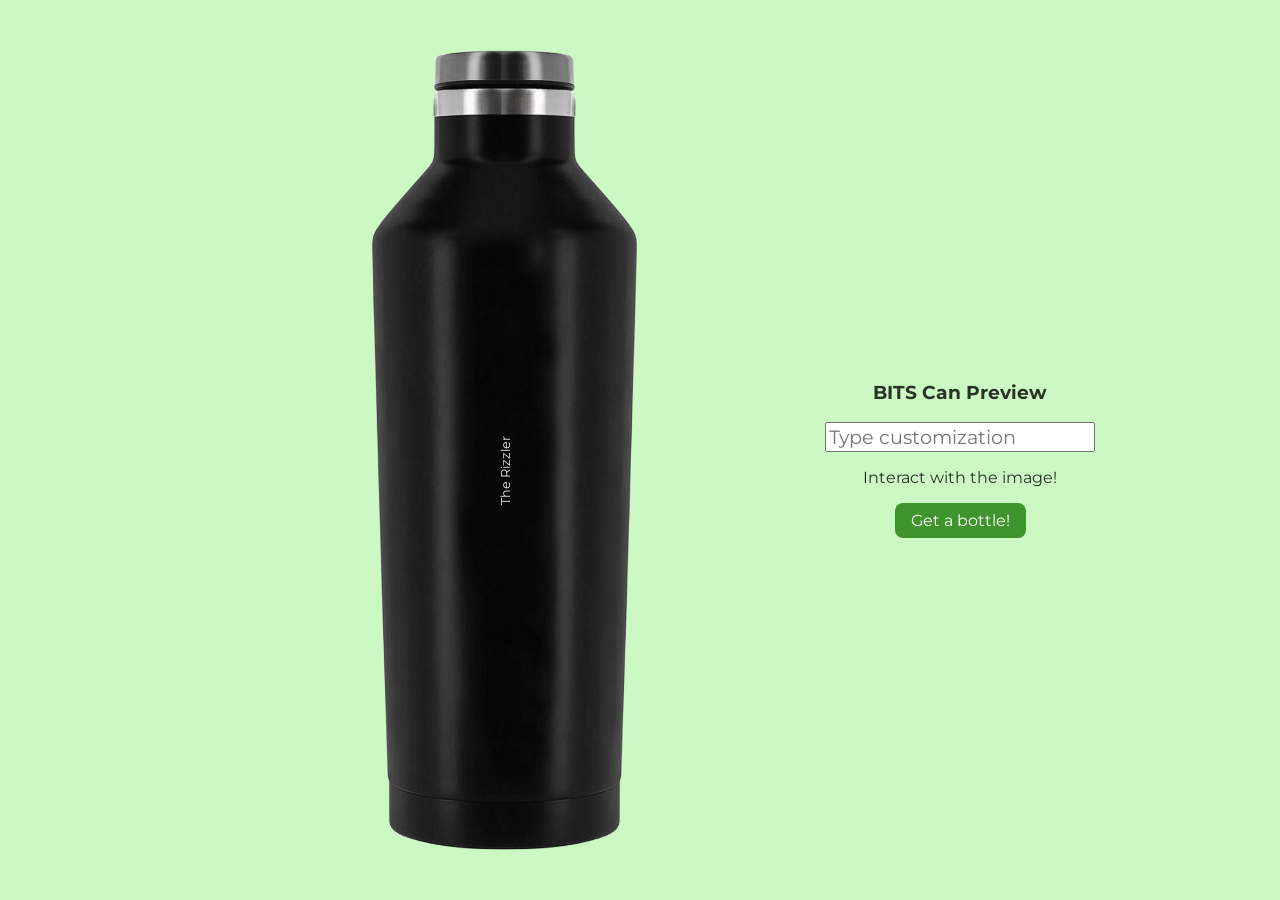
<file: index.html>
<!DOCTYPE html>
<html>

<head>
	<title>BITS Can Preview</title>
	<meta name="viewport" content="width=device-width, initial-scale=1">
	<link rel="stylesheet" href="styles.css" />
</head>

<body>
	<div id="container">
		<div id="preview">
			<img id="bottle" src="bottle-500.png" alt="Bottle">
			<p id="customization_output" class="centered"></p>
		</div>
		<div id="content">
			<h3>
				BITS Can Preview
			</h3>

			<input id="customization_input" placeholder="Type customization" maxlength="20" type="text"
				oninput="update_text()" />

			<p>Interact with the image!</p>
			<!-- <input id="rotation_slider" type="range" min="-180" max="180" step="45" value="0" oninput="update_rotation()"> -->

			<a id="buy_button" href="#" type="submit" onclick="buy()">Get a bottle!</a>
		</div>

	</div>

	<script src="main.js" async></script>
	<link rel="preconnect" href="https://docs.google.com" />
</body>

</html>
</file>
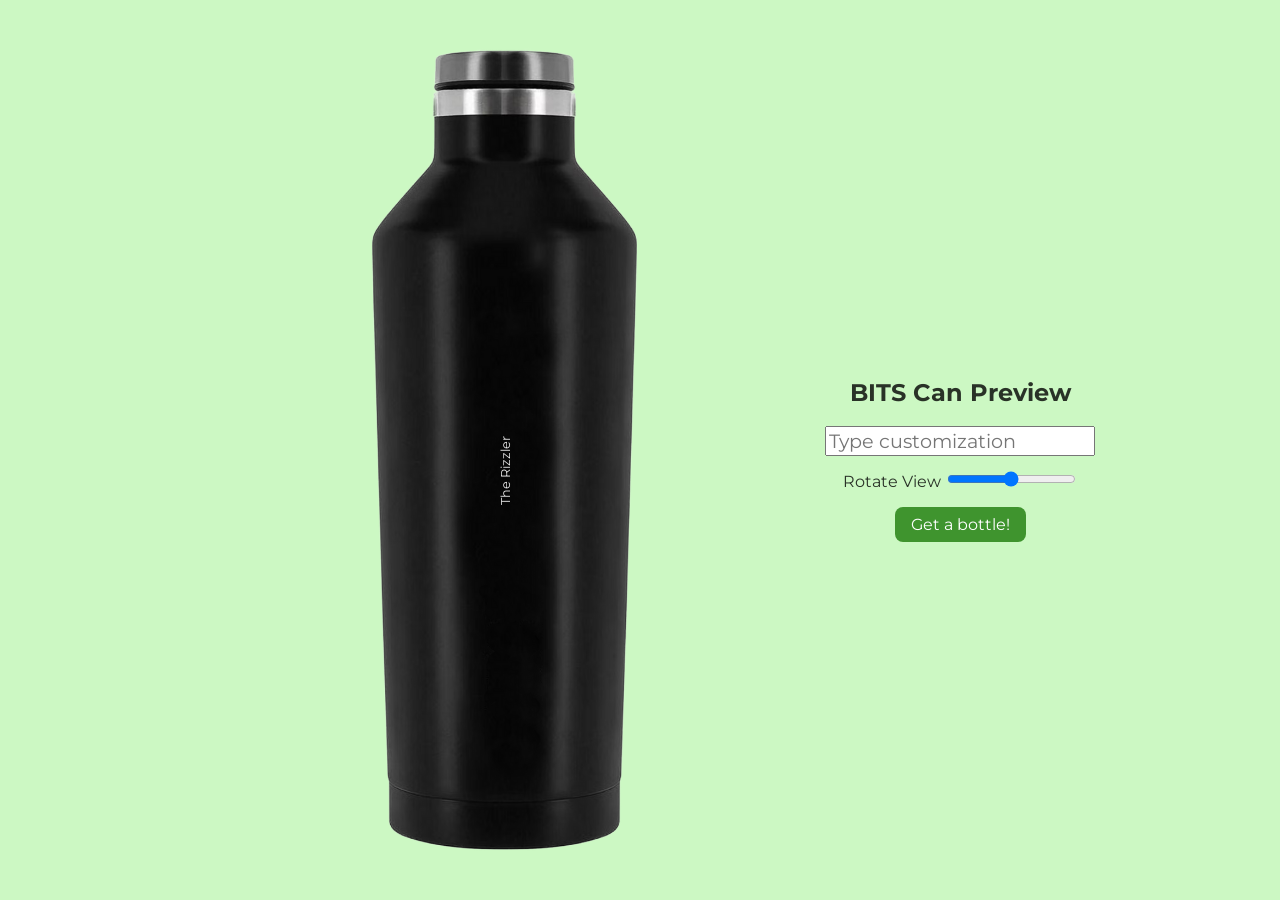
<file: bottle.html>
<!DOCTYPE html>
<html>

<head>
	<title>BITS Can Preview</title>
	<meta name="viewport" content="width=device-width, initial-scale=1">
	<style>
		/* montserrat-regular */
		@font-face {
			font-family: 'Montserrat';
			font-style: normal;
			font-weight: 400;
			font-display: swap;
			src: url('./Montserrat/montserrat-v21-latin-regular.woff2') format("woff2"), url('./Montserrat/montserrat-v21-latin-regular.eot?#iefix') format("embedded-opentype"), url('./Montserrat/montserrat-v21-latin-regular.woff') format("woff"), url('./Montserrat/montserrat-v21-latin-regular.ttf') format("truetype"), url('./Montserrat/montserrat-v21-latin-regular.svg#Montserrat') format("svg");
		}

		/* montserrat-bold */
		@font-face {
			font-family: 'Montserrat';
			font-style: normal;
			font-weight: 700;
			font-display: swap;

			src: url('./Montserrat/montserrat-v21-latin-700.woff2') format("woff2"), url('./Montserrat/montserrat-v21-latin-700.eot?#iefix') format("embedded-opentype"), url('./Montserrat/montserrat-v21-latin-700.woff') format("woff"), url('./Montserrat/montserrat-v21-latin-700.ttf') format("truetype"), url('./Montserrat/montserrat-v21-latin-700.svg#Montserrat') format("svg")
		}

		h1
		{
			margin: 0.5em 0;
		}

		img {
			image-rendering: -moz-crisp-edges;
			image-rendering: -o-crisp-edges;
			image-rendering: -webkit-optimize-contrast;
			image-rendering: crisp-edges;
			-ms-interpolation-mode: nearest-neighbor;
		}

		html,
		body {
			margin: 0;
			padding: 0;
			text-align: center;
			overflow: hidden;
			background: hsl(110, 80%, 87%);
		}

		* {
			font-family: "Montserrat";
		}

		#container {
			width: 100vw;
			height: 100vh;
			display: flex;
			justify-content: center;
			align-items: center;
		}

		@media screen and (orientation: portrait) {
			#container {
				flex-direction: column;
			}

			#preview {
				width: 90%;
				height: 55%;
			}
		}

		@media screen and (orientation: landscape) {
			#container {
				flex-direction: row;
			}

			#preview {
				width: 50%;
				height: 90%;
			}
		}

		#content {
			color: hsla(0, 0%, 0%, 80%);
		}

		#preview {
			position: relative;
			color: hsla(0, 0%, 100%, 90%);
		}

		.centered {
			position: absolute;
			top: 50%;
			left: 50%;
			transform: translate(-50%, -50%);
		}

		#customization_input {
			display: block;
			font-size: 1.2em;
			/* width: 20ex; */
			margin: auto;
		}

		#customization_output {
			font-size: 0.8em;
			width: 25ex;
			transform: translateX(-50%) translateY(0%) rotate(-90deg);
		}

		#bottle {
			max-width: 100%;
			max-height: 100%;
		}

		#buy_button {
			display: block;
			width: fit-content;
			margin: auto;
			border: none;
			border-radius: 0.5em;
			background: hsl(110, 53%, 38%);;
			color: white;
			padding: 0.5em 1em;
			text-decoration: none;
		}
	</style>
</head>

<body>
	<div id="container">
		<div id="preview">
			<img id="bottle" src="bottle-500.png" alt="Bottle">
			<p id="customization_output" class="centered"></p>
		</div>
		<div id="content">
			<h2>
				BITS Can Preview
			</h2>

			<input id="customization_input" placeholder="Type customization" maxlength="20" type="text"
				onchange="update_text()" />

			<p style="display: inline-block">Rotate View</p>
			<input id="rotation_slider" type="range" min="-180" max="180" step="45" value="0" onchange="update_rotation()">

			<a id="buy_button" href="#" type="submit" onclick="buy()">Get a bottle!</a>
		</div>
	</div>
	<script>
		const customization_input = document.querySelector("#customization_input");
		const customization_output = document.querySelector("#customization_output");
		const default_text = "The Rizzler";

		init();
		
		function init(){
			let text = sessionStorage.getItem("text");
			if (text==null || text.length==0)
				text = default_text;
			else
				customization_input.value = text;

			customization_output.textContent = text;
		}

		function update_text() {
			const text = customization_input.value;

			if (text.length == 0)
				text = default_text
			
			sessionStorage.setItem("text", text);
			customization_output.textContent = text;
		}

		function update_rotation() {
			angle = (
				document
					.querySelector("#rotation_slider")
					.value
			);
			document.querySelector("#preview").style.transform = `rotate(${angle}deg)`;
		}

		function buy()
		{
			let text = customization_input.value;
			sessionStorage.setItem("text", text);

			if (text.length == 0)
				text = default_text;

			new_page_link = `https://docs.google.com/forms/d/e/1FAIpQLSf7R_RUuyDeoluGbDcdzhfI0EQJm3P9MwssED28LqZVl2s7NQ/viewform?usp=pp_url&entry.691033026=${text}`
			window.location.replace(new_page_link);
		}

	</script>
</body>

</html>
</file>
<file: styles.css>
/* montserrat-regular */
@font-face {
	font-family: 'Montserrat';
	font-style: normal;
	font-weight: 400;
	font-display: swap;
	src: url('./Montserrat/montserrat-v21-latin-regular.woff2') format("woff2"), url('./Montserrat/montserrat-v21-latin-regular.eot?#iefix') format("embedded-opentype"), url('./Montserrat/montserrat-v21-latin-regular.woff') format("woff"), url('./Montserrat/montserrat-v21-latin-regular.ttf') format("truetype"), url('./Montserrat/montserrat-v21-latin-regular.svg#Montserrat') format("svg");
}

/* montserrat-bold */
@font-face {
	font-family: 'Montserrat';
	font-style: normal;
	font-weight: 700;
	font-display: swap;

	src: url('./Montserrat/montserrat-v21-latin-700.woff2') format("woff2"), url('./Montserrat/montserrat-v21-latin-700.eot?#iefix') format("embedded-opentype"), url('./Montserrat/montserrat-v21-latin-700.woff') format("woff"), url('./Montserrat/montserrat-v21-latin-700.ttf') format("truetype"), url('./Montserrat/montserrat-v21-latin-700.svg#Montserrat') format("svg")
}

h1 {
	margin: 0.5em 0;
}

img {
	image-rendering: -moz-crisp-edges;
	image-rendering: -o-crisp-edges;
	image-rendering: -webkit-optimize-contrast;
	image-rendering: crisp-edges;
	-ms-interpolation-mode: nearest-neighbor;
}

html,
body {
	margin: 0;
	padding: 0;
	text-align: center;
	overflow: hidden;
	background: hsl(110, 80%, 87%);
}

* {
	font-family: "Montserrat";
}

#container {
	width: 100vw;
	height: 100vh;
	display: flex;
	justify-content: center;
	align-items: center;
}

@media screen and (orientation: portrait) {
	#container {
		flex-direction: column;
	}

	#preview {
		width: 90%;
		height: 55%;
	}
}

@media screen and (orientation: landscape) {
	#container {
		flex-direction: row;
	}

	#preview {
		width: 50%;
		height: 90%;
	}
}

#content {
	color: hsla(0, 0%, 0%, 80%);
}

#preview {
	position: relative;
	color: hsla(0, 0%, 100%, 90%);
}

.centered {
	position: absolute;
	top: 50%;
	left: 50%;
	transform: translate(-50%, -50%);
}

#customization_input {
	display: block;
	font-size: 1.2em;
	/* width: 20ex; */
	margin: auto;
}

#customization_output {
	font-size: 0.8em;
	width: 25ex;
	transform: translateX(-50%) translateY(0%) rotate(-90deg);

    /* UNSELECTABLE */
    user-select: none;
    -moz-user-select: none;
    -khtml-user-select: none;
    -webkit-user-select: none;
    -o-user-select: none;
}

#bottle {
	max-width: 100%;
	max-height: 100%;

    /* UNSELECTABLE */
    user-select: none;
    -moz-user-select: none;
    -khtml-user-select: none;
    -webkit-user-select: none;
    -o-user-select: none;
}

#buy_button {
	display: block;
	width: fit-content;
	margin: auto;
	border: none;
	border-radius: 0.5em;
	background: hsl(110, 53%, 38%);
	color: white;
	padding: 0.5em 1em;
	text-decoration: none;
}

p {
	display: inline-block;
}
</file>
